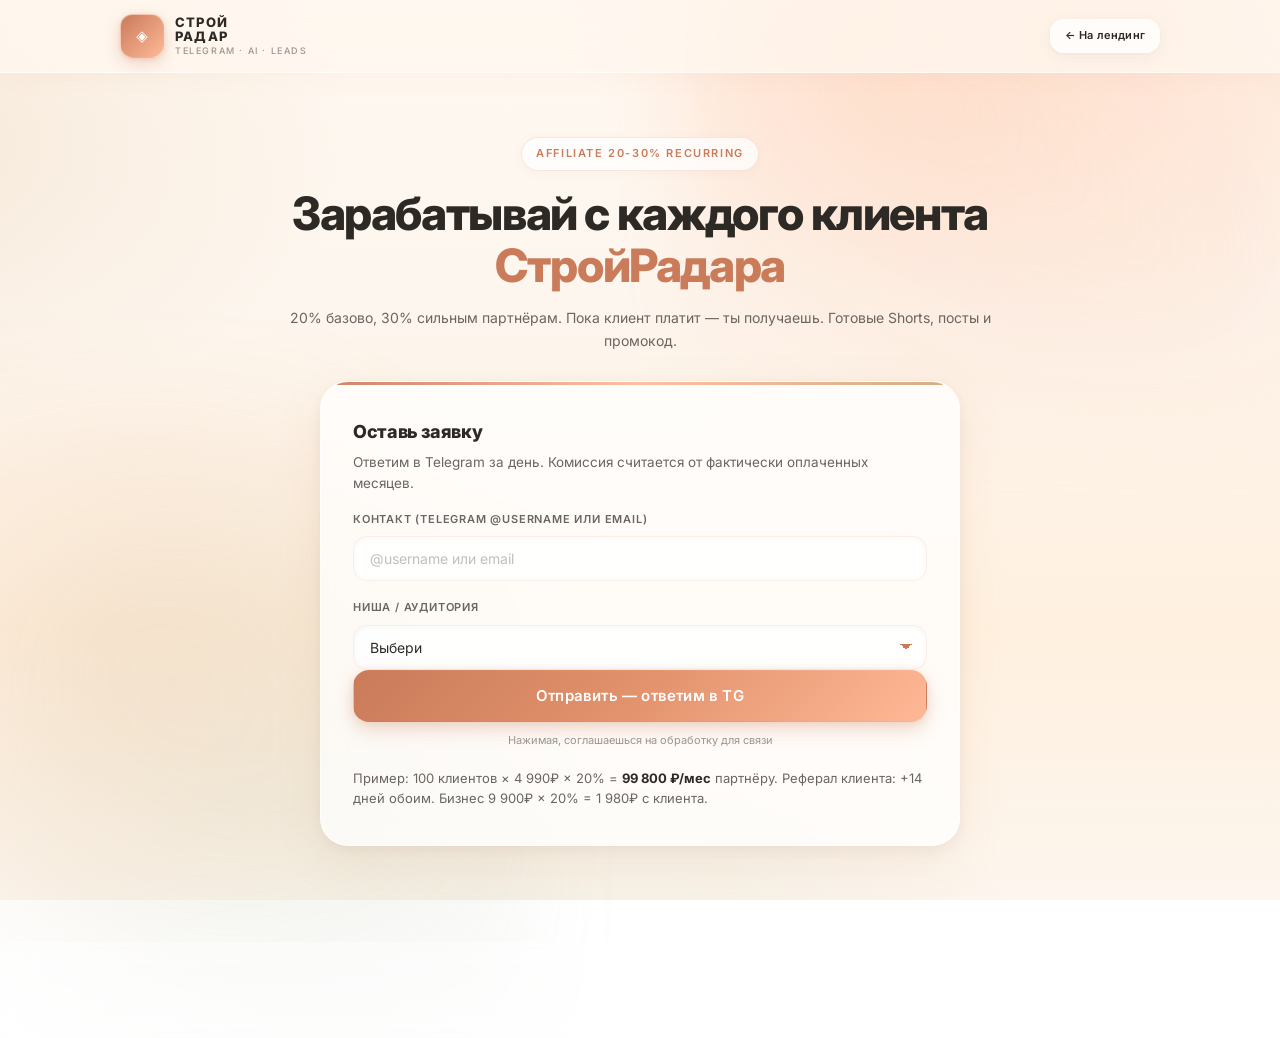
<file: affiliate.html>
<!DOCTYPE html>
<html lang="ru">
<head>
<meta charset="UTF-8">
<meta name="viewport" content="width=device-width, initial-scale=1.0">
<title>Партнёрка СтройРадар — 20-30% с каждой оплаты</title>
<meta name="description" content="СтройРадар партнёрка: 20-30% recurring с каждой оплаты. Готовые креативы, промокод, дашборд.">
<link href="https://fonts.googleapis.com/css2?family=Inter:wght@400;500;600;700;800&display=swap" rel="stylesheet">
<link rel="stylesheet" href="styles.css">
</head>
<body>
<header class="site-header"><div class="header-inner">
  <a href="/podryad/" class="brand" style="text-decoration:none"><div class="brand-mark">◈</div><div class="brand-name">СТРОЙ<br>РАДАР<small>TELEGRAM · AI · LEADS</small></div></a>
  <a href="/podryad/" class="btn btn-ghost" style="padding:9px 14px;font-size:11px">← На лендинг</a>
</div></header>
<main class="section"><div class="wrap" style="max-width:780px">
  <div style="text-align:center;margin-bottom:28px">
    <div class="kicker">Affiliate 20-30% recurring</div>
    <h1>Зарабатывай с каждого клиента<br><span style="color:var(--terracotta)">СтройРадара</span></h1>
    <p style="margin-top:14px;color:var(--muted);font-size:14px">20% базово, 30% сильным партнёрам. Пока клиент платит — ты получаешь. Готовые Shorts, посты и промокод.</p>
  </div>
  <div class="scanner-card">
    <div class="scan-title">Оставь заявку</div>
    <div class="scan-sub">Ответим в Telegram за день. Комиссия считается от фактически оплаченных месяцев.</div>
    <form id="affForm">
      <div class="field"><label>Контакт (Telegram @username или email)</label><input id="affContact" type="text" placeholder="@username или email" required></div>
      <div class="field"><label>Ниша / аудитория</label><select id="affNiche"><option value="" disabled selected>Выбери</option><option>Строй-блогер</option><option>Школа ремонта</option><option>Сервис для подрядчиков</option><option>Другое</option></select></div>
      <button type="submit" class="btn btn-primary btn-lg btn-block">Отправить — ответим в TG</button>
      <div style="margin-top:10px;font-size:11px;color:var(--muted2);text-align:center">Нажимая, соглашаешься на обработку для связи</div>
    </form>
    <div style="margin-top:18px;font-size:13px;color:var(--muted);line-height:1.6">
      Пример: 100 клиентов × 4 990₽ × 20% = <b style="color:var(--text)">99 800 ₽/мес</b> партнёру. Реферал клиента: +14 дней обоим. Бизнес 9 900₽ × 20% = 1 980₽ с клиента.
    </div>
  </div>
</div></main>
<footer class="site-footer"><div class="wrap"><div style="font-size:12px;color:var(--muted2)">СтройРадар · Партнёрка · Выплаты по договору с ИП · Порог 3000₽</div></div></footer>
<script>
document.getElementById('affForm').addEventListener('submit', function(e){
  e.preventDefault();
  var c=document.getElementById('affContact').value.trim();
  if(!c){ alert('Укажи контакт'); return; }
  // пока без бэкенда — сохраняем в localStorage и показываем спасибо
  try{ localStorage.setItem('aff_contact', c); }catch(_){}
  e.target.innerHTML='<div style="text-align:center;padding:18px;color:var(--sage-dark);font-weight:700">Спасибо! Напишем в TG за день ✓</div>';
});
</script>
</body>
</html>
</file>
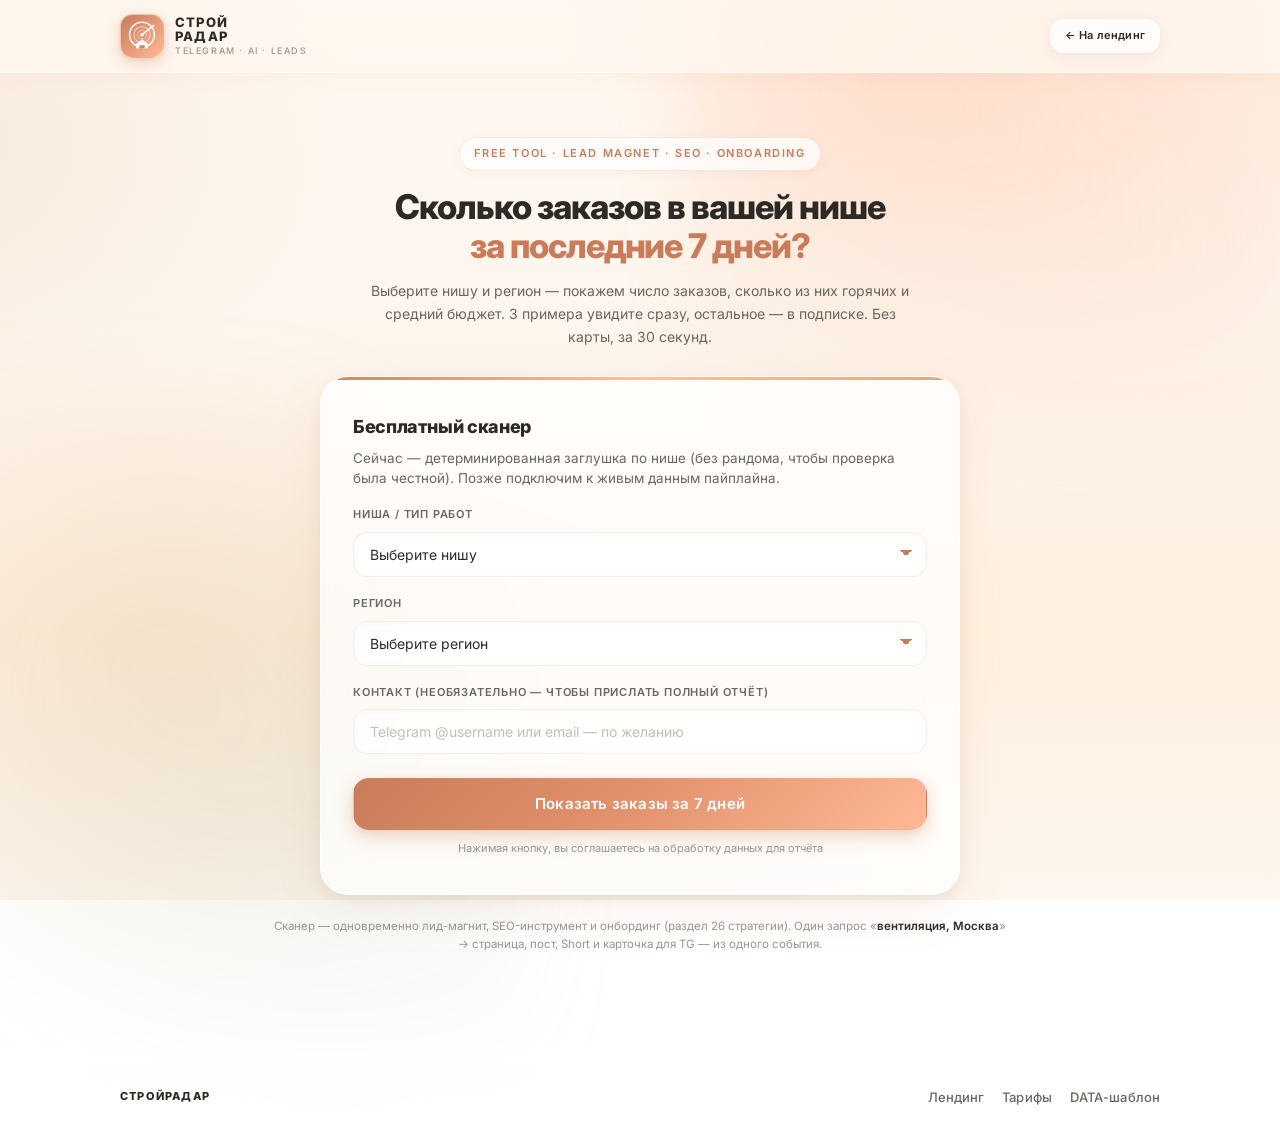
<file: scanner.html>
<!DOCTYPE html>
<html lang="ru">
<head>
<meta charset="UTF-8">
<meta name="viewport" content="width=device-width, initial-scale=1.0">
<title>Free-сканер заказов — сколько заказов в вашей нише за 7 дней | СтройРадар</title>
<meta name="description" content="Бесплатный сканер: выберите нишу и регион — покажем сколько заказов на ремонт/стройку было за 7 дней, сколько горячих и средний бюджет. 3 примера сразу.">
<link rel="preconnect" href="https://fonts.googleapis.com">
<link rel="preconnect" href="https://fonts.gstatic.com" crossorigin>
<link href="https://fonts.googleapis.com/css2?family=Inter:wght@400;500;600;700;800&display=swap" rel="stylesheet">
<link rel="stylesheet" href="styles.css">
</head>
<body>

<header class="site-header">
  <div class="header-inner">
    <a href="/podryad/" class="brand" style="text-decoration:none">
      <div class="brand-mark" aria-hidden="true">
        <svg viewBox="0 0 32 32" fill="none" xmlns="http://www.w3.org/2000/svg" aria-hidden="true">
          <circle cx="16" cy="14.8" r="11" stroke="white" stroke-width="1.35" opacity="0.95"/>
          <circle cx="16" cy="14.8" r="7.2" stroke="white" stroke-width="1.15" opacity="0.52"/>
          <circle cx="16" cy="14.8" r="3.9" stroke="white" stroke-width="1.15" opacity="0.28"/>
          <circle cx="16" cy="14.8" r="1.5" fill="white"/>
          <path d="M16 14.8 L26.6 6.6" stroke="white" stroke-width="1.45" stroke-linecap="round" opacity="0.9"/>
          <path d="M16 19.2 L10.8 23.2 V27.2 H21.2 V23.2 Z" fill="white"/>
          <path d="M16 19.2 L10.8 23.2 H21.2 Z" fill="white"/>
          <rect x="13.6" y="24.2" width="4.8" height="3" rx="0.6" fill="#C97B5A" opacity="0.92"/>
        </svg>
      </div>
      <div class="brand-name">СТРОЙ<br>РАДАР<small>TELEGRAM · AI · LEADS</small></div>
    </a>
    <a href="/podryad/" class="btn btn-ghost" style="padding:9px 14px; font-size:11px">← На лендинг</a>
  </div>
</header>

<main class="section">
  <div class="wrap" style="max-width:780px">
    <div style="text-align:center; margin-bottom:28px">
      <div class="kicker">Free Tool · Lead magnet · SEO · Onboarding</div>
      <h1 style="font-size:clamp(22px, 5vw, 34px)">Сколько заказов в вашей нише<br><span class="accent-cyan">за последние 7 дней?</span></h1>
      <p style="margin-top:14px; font-size:14px; color:var(--muted); max-width:560px; margin-left:auto; margin-right:auto">
        Выберите нишу и регион — покажем число заказов, сколько из них горячих и средний бюджет. 3 примера увидите сразу, остальное — в подписке.
        Без карты, за 30 секунд.
      </p>
    </div>

    <div class="scanner-card">
      <div class="scan-title">Бесплатный сканер</div>
      <div class="scan-sub">Сейчас — детерминированная заглушка по нише (без рандома, чтобы проверка была честной). Позже подключим к живым данным пайплайна.</div>

      <form id="scanForm" novalidate>
        <div class="field">
          <label for="niche">Ниша / тип работ</label>
          <select id="niche" required>
            <option value="" disabled selected>Выберите нишу</option>
            <option value="repair_flat">Ремонт квартир под ключ</option>
            <option value="build_house">Строительство домов</option>
            <option value="roof">Кровля</option>
            <option value="foundation">Фундамент</option>
            <option value="electric">Электрика</option>
            <option value="ventilation">Вентиляция / ОВиК</option>
            <option value="commercial">Коммерческий ремонт</option>
          </select>
        </div>

        <div class="field">
          <label for="region">Регион</label>
          <select id="region" required>
            <option value="" disabled selected>Выберите регион</option>
            <option value="msk">Москва</option>
            <option value="spb">Санкт-Петербург</option>
            <option value="mo">Московская область</option>
            <option value="lo">Ленинградская область</option>
          </select>
        </div>

        <div class="field">
          <label for="contact">Контакт (необязательно — чтобы прислать полный отчёт)</label>
          <input id="contact" type="text" inputmode="email" placeholder="Telegram @username или email — по желанию">
        </div>

        <button id="scanBtn" type="submit" class="btn btn-primary btn-lg btn-block scan-btn">Показать заказы за 7 дней</button>
        <div style="margin-top:10px; font-size:11px; color:var(--muted2); text-align:center">Нажимая кнопку, вы соглашаетесь на обработку данных для отчёта</div>

        <div id="scanProgress" class="scan-progress"><span class="scan-spinner"></span><span>Сканируем чаты Telegram…</span></div>
      </form>

      <!-- результат -->
      <div id="scanResult" class="scan-result" aria-live="polite">
        <div class="result-head">✓ Найдено — покажем что получилось бы с живыми данными</div>
        <div class="result-grid">
          <div class="result-cell">
            <div class="v" id="rTotal">—</div>
            <div class="k">заказов за 7 дней</div>
          </div>
          <div class="result-cell hot">
            <div class="v" id="rHot">—</div>
            <div class="k">из них горячих (скоринг ≥ 75)</div>
          </div>
          <div class="result-cell budget">
            <div class="v" id="rBudget">—</div>
            <div class="k">средний бюджет</div>
          </div>
        </div>

        <div class="result-breakdown" id="rBreakdown"></div>

        <div class="result-examples">
          <div class="t">Примеры заказов (демо — формат как с живых данных):</div>
          <ul id="rExamples"></ul>
        </div>

        <div class="result-demo-note">
          Сейчас это <b>детерминированная заглушка</b> — фиксированные правдоподобные значения по каждой нише (без Math.random).
          После подключения пайплайна здесь будут живые цифры: нормализованные сообщения → AI-фильтр → скоринг.
          UTM-метки и параметры формы уже отправляются заготовкой <code>fetch /api/scan</code>.
        </div>

        <div class="result-actions">
          <a href="index.html#plans" class="btn btn-primary btn-lg" data-cta="scanner-result-primary">Получать всё в реальном времени — от 2 990₽</a>
          <a href="/podryad/" class="btn btn-ghost" data-cta="scanner-result-ghost">Посмотреть тарифы</a>
        </div>

        <div class="result-params" id="rParams"></div>
      </div>
    </div>

    <div style="margin-top:22px; text-align:center; font-size:11.5px; color:var(--muted2)">
      Сканер — одновременно лид-магнит, SEO-инструмент и онбординг (раздел 26 стратегии).
      Один запрос «<span style="color:var(--text); font-weight:600">вентиляция, Москва</span>» → страница, пост, Short и карточка для TG — из одного события.
    </div>
  </div>
</main>

<footer class="site-footer">
  <div class="wrap">
    <div class="footer-inner">
      <div style="font-family:'Inter',sans-serif; font-weight:800; font-size:11px; letter-spacing:1.2px; color:var(--text)">СТРОЙРАДАР</div>
      <div class="footer-links">
        <a href="/podryad/">Лендинг</a>
        <a href="index.html#plans">Тарифы</a>
        <a href="data-seo-template.html">DATA-шаблон</a>
      </div>
    </div>
  </div>
</footer>

<script src="scanner.js"></script>
</body>
</html>
</file>
<file: styles.css>
/* ============================================================
   СТРОЙРАДАР — светлый Apple-стиль (glassmorphism, пастель)
   Палитра: крем #FFF8F0, beige #F5E6D3, терракота #C97B5A,
            карамель #D4A574, sage #9CAF88, персик #FFB896
   Шрифт: Inter / system-ui. Скругления 14-32px. Mobile-first.
   ============================================================ */

:root{
  --cream:#FFF8F0;
  --cream2:#FDF6EE;
  --cream3:#FFF4E6;
  --beige:#F5E6D3;
  --beige2:#EDE0CC;
  --beige3:#F0DDC2;
  --terracotta:#C97B5A;
  --terracotta-dark:#B56947;
  --terracotta-light:#D9947A;
  --caramel:#D4A574;
  --caramel-dark:#C19660;
  --peach:#FFB896;
  --peach-light:#FFD6C0;
  --peach-soft:#FFE8D6;
  --sage:#9CAF88;
  --sage-light:#B8C9AD;
  --sage-soft:#E2EBDD;
  --sage-dark:#7A9A6B;
  --text:#2D2A26;
  --muted:#6B6560;
  --muted2:#9A9590;
  --muted3:#C4BEB8;
  --line:rgba(201,123,90,0.10);
  --line-strong:rgba(201,123,90,0.16);
  --panel:rgba(255,255,255,0.70);
  --panel-solid:#FFFFFF;
  --panel-strong:rgba(255,255,255,0.85);
  --border:rgba(255,255,255,0.55);
  --border2:rgba(201,123,90,0.10);
  --shadow-soft:0 8px 32px rgba(201,123,90,0.08), 0 2px 8px rgba(45,42,38,0.04);
  --shadow-card:0 12px 40px rgba(201,123,90,0.10), 0 4px 16px rgba(45,42,38,0.05);
  --shadow-card-hover:0 20px 50px rgba(201,123,90,0.14), 0 8px 20px rgba(45,42,38,0.06);
  --shadow-btn:0 8px 20px rgba(201,123,90,0.26), 0 2px 8px rgba(201,123,90,0.14);
  --shadow-btn-hover:0 12px 28px rgba(201,123,90,0.32), 0 4px 12px rgba(201,123,90,0.18);
  --radius-sm:14px;
  --radius:16px;
  --radius-md:20px;
  --radius-lg:24px;
  --radius-xl:28px;
  --radius-2xl:32px;
  /* legacy алиасы — чтобы старые inline var(--cyan) не ломались */
  --bg:var(--cream);
  --bg2:var(--cream2);
  --bg3:var(--beige);
  --grid:transparent;
  --panel-solid-legacy:#fff;
  --cyan:var(--terracotta);
  --cyan2:var(--caramel);
  --mag:var(--terracotta);
  --mag2:var(--peach);
  --green:var(--sage);
  --amber:var(--caramel);
  --gold:var(--caramel);
  --red:var(--terracotta);
}

*{box-sizing:border-box;margin:0;padding:0}
html{scroll-behavior:smooth}
body{
  color:var(--text);
  font-family:'Inter', system-ui, -apple-system, BlinkMacSystemFont, 'Segoe UI', Roboto, 'Helvetica Neue', Arial, sans-serif;
  font-size:15px;
  line-height:1.6;
  overflow-x:hidden;
  min-height:100vh;
  position:relative;
  background:
    radial-gradient(900px 600px at 85% -5%, rgba(255,184,150,0.22) 0%, transparent 60%),
    radial-gradient(800px 500px at -10% 15%, rgba(212,165,116,0.18) 0%, transparent 60%),
    radial-gradient(700px 500px at 50% 115%, rgba(156,175,136,0.13) 0%, transparent 60%),
    linear-gradient(180deg, #FFF8F0 0%, #FDF6EE 35%, #FFF0DF 70%, #FDF6EE 100%);
  background-attachment:fixed;
  -webkit-font-smoothing:antialiased;
  -moz-osx-font-smoothing:grayscale;
}
/* декоративные размытые blobs */
body::before{
  content:"";
  position:fixed;
  width:720px; height:520px;
  right:-120px; top:-80px;
  background:radial-gradient(ellipse at 30% 30%, rgba(255,184,150,0.32) 0%, rgba(255,184,150,0.10) 45%, transparent 70%),
             radial-gradient(ellipse at 70% 70%, rgba(255,214,192,0.22) 0%, transparent 65%);
  filter:blur(36px);
  opacity:0.95;
  pointer-events:none;
  z-index:0;
}
body::after{
  content:"";
  position:fixed;
  width:680px; height:680px;
  left:-140px; bottom:-160px;
  background:radial-gradient(ellipse at 40% 40%, rgba(212,165,116,0.16) 0%, transparent 62%),
             radial-gradient(ellipse at 70% 60%, rgba(156,175,136,0.13) 0%, transparent 62%);
  filter:blur(42px);
  pointer-events:none;
  z-index:0;
}
main, header, footer{position:relative; z-index:1}

h1,h2,h3{font-family:'Inter', system-ui, sans-serif; line-height:1.15; color:var(--text); letter-spacing:-0.025em}
h1{font-size:clamp(28px, 6vw, 46px); font-weight:800; letter-spacing:-0.03em}
h2{font-size:clamp(22px, 4.5vw, 32px); font-weight:800; letter-spacing:-0.025em}
h3{font-size:17px; font-weight:700; letter-spacing:-0.015em}
p{color:var(--muted); line-height:1.65}
a{color:var(--terracotta); text-decoration:none; transition:color .2s}
a:hover{color:var(--terracotta-dark)}
img{max-width:100%; display:block}

.wrap{max-width:1080px; margin:0 auto; padding:0 20px}
.section{padding:64px 0}
.section-head{max-width:720px; margin:0 auto 36px; text-align:center}
.section-head p{margin-top:12px; color:var(--muted); font-size:15px; line-height:1.65}
.kicker{
  display:inline-flex; align-items:center; gap:6px;
  font-size:11px; font-weight:600; letter-spacing:1.6px; text-transform:uppercase;
  color:var(--terracotta); border:1px solid rgba(201,123,90,0.16);
  background:rgba(255,255,255,0.72); backdrop-filter:blur(14px);
  padding:7px 14px; border-radius:100px; margin-bottom:16px;
  box-shadow:0 2px 10px rgba(201,123,90,0.06);
}
.accent-cyan{color:var(--terracotta)}
.accent-green{color:var(--sage-dark)}
.accent-gold{color:var(--caramel-dark)}
.text-glow{text-shadow:none}

/* ---------- Кнопки ---------- */
.btn{
  display:inline-flex; align-items:center; justify-content:center; gap:8px;
  font-family:'Inter', system-ui, sans-serif; font-weight:600; font-size:14px; letter-spacing:0.2px;
  padding:14px 24px; border-radius:14px;
  border:1px solid transparent; cursor:pointer; transition:all .28s cubic-bezier(0.25,0.46,0.45,0.94); text-align:center;
  line-height:1.2; white-space:nowrap;
}
.btn:hover{text-decoration:none; transform:translateY(-2px)}
.btn:active{transform:translateY(0px); transition-duration:.12s}
.btn-primary{
  background:linear-gradient(135deg, #C97B5A 0%, #E0906A 45%, #FFB896 100%);
  color:#fff; border-color:transparent;
  box-shadow:var(--shadow-btn);
}
.btn-primary:hover{box-shadow:var(--shadow-btn-hover); filter:brightness(1.02); color:#fff}
.btn-ghost{
  background:rgba(255,255,255,0.72); backdrop-filter:blur(20px);
  color:var(--text); border-color:rgba(255,255,255,0.65);
  box-shadow:0 4px 16px rgba(45,42,38,0.05), 0 1px 4px rgba(45,42,38,0.04);
}
.btn-ghost:hover{border-color:rgba(201,123,90,0.22); color:var(--terracotta-dark); box-shadow:0 8px 24px rgba(201,123,90,0.10); background:rgba(255,255,255,0.88)}
.btn-green{
  background:linear-gradient(135deg, #9CAF88 0%, #A8BE98 55%, #C5D9B8 100%);
  color:#1e2b18; box-shadow:0 8px 20px rgba(156,175,136,0.28);
}
.btn-green:hover{box-shadow:0 12px 28px rgba(156,175,136,0.36); filter:brightness(1.03)}
.btn-block{width:100%}
.btn-lg{padding:16px 28px; font-size:15px; border-radius:16px}

/* ---------- Хедер ---------- */
.site-header{
  position:sticky; top:0; z-index:20;
  backdrop-filter:blur(20px) saturate(1.2);
  -webkit-backdrop-filter:blur(20px) saturate(1.2);
  background:rgba(255,248,240,0.78);
  border-bottom:1px solid rgba(255,255,255,0.55);
  box-shadow:0 1px 24px rgba(201,123,90,0.07);
}
.header-inner{
  max-width:1080px; margin:0 auto; padding:14px 20px;
  display:flex; align-items:center; justify-content:space-between; gap:14px;
}
.brand{display:flex; align-items:center; gap:11px}
.brand-mark{
  width:44px; height:44px; flex:0 0 44px;
  border-radius:13px;
  background:linear-gradient(135deg, #C97B5A 0%, #FFB896 100%);
  display:grid; place-items:center;
  color:#fff;
  box-shadow:0 5px 16px rgba(201,123,90,0.30), 0 1px 4px rgba(201,123,90,0.18);
  border:1px solid rgba(255,255,255,0.35);
}
.brand-mark svg{width:36px;height:36px;display:block}
.brand-name{font-family:'Inter',sans-serif; font-weight:800; font-size:13px; letter-spacing:1.2px; color:var(--text); line-height:1.05}
.brand-name small{display:block; font-family:'Inter',sans-serif; font-weight:500; font-size:9px; letter-spacing:1.6px; color:var(--muted2); text-transform:uppercase; margin-top:3px}
.site-nav{display:none; gap:22px; align-items:center}
.site-nav a{font-size:13px; font-weight:500; letter-spacing:0.2px; color:var(--muted)}
.site-nav a:hover{color:var(--terracotta); text-decoration:none}
.header-cta{font-size:13px; padding:10px 18px; border-radius:100px}

/* ---------- Hero ---------- */
.hero{padding:56px 0 48px; text-align:center}
.hero h1{max-width:760px; margin:0 auto}
.hero h1 .text-glow{color:var(--text)}
.hero-sub{max-width:640px; margin:18px auto 0; font-size:16px; color:var(--muted); line-height:1.65}
.hero-actions{display:flex; flex-direction:column; gap:12px; margin-top:28px; align-items:center}
.hero-note{margin-top:16px; font-size:13px; color:var(--muted2); letter-spacing:0.2px}

/* полоска метрик */
.stats-strip{
  display:grid; grid-template-columns:repeat(2, 1fr); gap:12px;
  max-width:860px; margin:44px auto 0;
}
.stat-cell{
  border:1px solid rgba(255,255,255,0.60); background:rgba(255,255,255,0.68);
  backdrop-filter:blur(20px); -webkit-backdrop-filter:blur(20px);
  padding:20px 14px; border-radius:20px; position:relative; overflow:hidden;
  box-shadow:var(--shadow-soft); text-align:center;
  transition:transform .25s, box-shadow .25s;
}
.stat-cell:hover{transform:translateY(-2px); box-shadow:var(--shadow-card)}
.stat-cell .num{font-family:'Inter',sans-serif; font-weight:800; font-size:24px; color:var(--text); letter-spacing:-0.03em}
.stat-cell .lbl{font-size:12px; color:var(--muted); letter-spacing:0.2px; margin-top:6px; line-height:1.4}

/* ---------- Карточки-сетки ---------- */
.cards{display:grid; grid-template-columns:1fr; gap:16px}
.card{
  border:1px solid rgba(255,255,255,0.60); background:rgba(255,255,255,0.68);
  backdrop-filter:blur(20px); -webkit-backdrop-filter:blur(20px);
  border-radius:20px; padding:24px 22px; position:relative;
  box-shadow:var(--shadow-soft);
  transition:transform .28s cubic-bezier(0.25,0.46,0.45,0.94), box-shadow .28s;
}
.card:hover{transform:translateY(-3px); box-shadow:var(--shadow-card-hover)}
.card .icon{
  width:56px; height:56px; display:grid; place-items:center;
  border:1px solid rgba(255,255,255,0.7); background:rgba(255,255,255,0.85);
  border-radius:16px; margin-bottom:16px;
  box-shadow:0 2px 10px rgba(45,42,38,0.05);
}
.card .icon svg{width:38px;height:38px;display:block}
.card h3{margin-bottom:8px; color:var(--text)}
.card p{font-size:14px; color:var(--muted); line-height:1.6}
.card--cyan .icon{color:var(--terracotta); background:linear-gradient(135deg, rgba(201,123,90,0.14), rgba(255,184,150,0.18)); border-color:rgba(201,123,90,0.16)}
.card--green .icon{color:var(--sage-dark); background:linear-gradient(135deg, rgba(156,175,136,0.18), rgba(184,201,173,0.22)); border-color:rgba(156,175,136,0.18)}
.card--amber .icon{color:var(--caramel-dark); background:linear-gradient(135deg, rgba(212,165,116,0.16), rgba(255,214,192,0.20)); border-color:rgba(212,165,116,0.18)}
.card--mag .icon{color:#C87B9A; background:linear-gradient(135deg, rgba(200,123,154,0.13), rgba(255,184,150,0.14)); border-color:rgba(200,123,154,0.16)}
.card--red .icon{color:var(--terracotta); background:linear-gradient(135deg, rgba(201,123,90,0.14), rgba(255,184,150,0.16)); border-color:rgba(201,123,90,0.16)}

/* ---------- Шаги ---------- */
.steps{counter-reset:step; display:flex; flex-direction:column; gap:16px; max-width:740px; margin:0 auto}
.step{display:flex; gap:16px; align-items:flex-start}
.step-num{
  flex:0 0 52px; height:52px; display:grid; place-items:center;
  font-family:'Inter',sans-serif; font-weight:800; font-size:17px; color:#fff;
  background:linear-gradient(135deg, #C97B5A 0%, #FFB896 100%);
  border-radius:50%; flex-shrink:0;
  box-shadow:0 6px 18px rgba(201,123,90,0.28), 0 2px 6px rgba(201,123,90,0.16);
  border:1px solid rgba(255,255,255,0.28);
}
.step-body{
  flex:1; border:1px solid rgba(255,255,255,0.60); background:rgba(255,255,255,0.68);
  backdrop-filter:blur(20px); -webkit-backdrop-filter:blur(20px);
  border-radius:20px; padding:20px 20px;
  box-shadow:var(--shadow-soft);
}
.step-body h3{margin-bottom:6px; color:var(--text)}
.step-body p{font-size:14px; color:var(--muted); line-height:1.6}

/* ---------- Соцдоказательство ---------- */
.quote{font-size:15px; color:var(--text); font-style:italic; line-height:1.6}
.quote-author{margin-top:16px; display:flex; align-items:center; gap:12px}
.quote-avatar{
  width:40px; height:40px; border-radius:50%; display:grid; place-items:center;
  background:linear-gradient(135deg, #F5E6D3, #FFE8D6); border:1px solid rgba(201,123,90,0.14); color:var(--terracotta);
  font-family:'Inter',sans-serif; font-size:13px; font-weight:700;
  box-shadow:0 2px 8px rgba(201,123,90,0.10);
}
.quote-author .who{font-size:13px; color:var(--text); font-style:normal; font-weight:600}
.quote-author .who small{display:block; color:var(--muted2); font-size:11px; font-weight:400; margin-top:2px}
.placeholder-tag{
  display:inline-flex; font-size:10px; letter-spacing:1.2px; text-transform:uppercase; font-weight:500;
  color:var(--muted2); border:1px dashed rgba(201,123,90,0.18); background:rgba(255,255,255,0.55);
  padding:5px 10px; border-radius:100px; margin-top:12px;
}

/* ---------- Тарифы ---------- */
.plans{display:grid; grid-template-columns:1fr; gap:16px; align-items:stretch}
.plan{
  border:1px solid rgba(255,255,255,0.60); background:rgba(255,255,255,0.68);
  backdrop-filter:blur(20px); -webkit-backdrop-filter:blur(20px);
  border-radius:24px; padding:28px 24px; display:flex; flex-direction:column; position:relative;
  box-shadow:var(--shadow-soft); transition:transform .28s, box-shadow .28s;
}
.plan:hover{transform:translateY(-4px); box-shadow:var(--shadow-card-hover)}
.plan-name{font-family:'Inter',sans-serif; font-weight:800; font-size:14px; letter-spacing:1.2px; color:var(--text); text-transform:uppercase}
.plan-desc{font-size:13px; color:var(--muted); margin-top:6px; min-height:36px; line-height:1.5}
.plan-price{font-family:'Inter',sans-serif; font-weight:800; font-size:32px; color:var(--text); margin-top:16px; letter-spacing:-0.03em}
.plan-price small{font-family:'Inter',sans-serif; font-weight:500; font-size:13px; color:var(--muted2)}
.plan ul{list-style:none; margin:20px 0 24px; display:flex; flex-direction:column; gap:10px; flex:1}
.plan li{font-size:13.5px; color:var(--muted); padding-left:22px; position:relative; line-height:1.5}
.plan li::before{content:"✓"; position:absolute; left:0; top:0; width:16px; height:16px; display:grid; place-items:center; font-size:10px; font-weight:700; color:#fff; background:var(--sage); border-radius:50%; margin-top:1px}
.plan li.off{color:var(--muted3)}
.plan li.off::before{content:"—"; color:var(--muted3); background:rgba(196,190,184,0.35); font-size:10px}
.plan--hot{
  border-color:rgba(201,123,90,0.20);
  background:rgba(255,255,255,0.78);
  box-shadow:0 16px 48px rgba(201,123,90,0.14), 0 6px 20px rgba(201,123,90,0.08);
  transform:translateY(-2px);
}
.plan--hot:hover{transform:translateY(-6px); box-shadow:0 22px 56px rgba(201,123,90,0.18), 0 8px 24px rgba(201,123,90,0.10)}
.plan-badge{
  position:absolute; top:-12px; left:50%; transform:translateX(-50%);
  font-family:'Inter',sans-serif; font-size:11px; font-weight:700; letter-spacing:0.6px; text-transform:none;
  background:linear-gradient(135deg, #C97B5A 0%, #FFB896 100%); color:#fff;
  padding:6px 14px; border-radius:100px; white-space:nowrap;
  box-shadow:0 4px 14px rgba(201,123,90,0.32);
  border:1px solid rgba(255,255,255,0.28);
}
.plans-note{margin-top:20px; text-align:center; font-size:12.5px; color:var(--muted2); line-height:1.5}

/* ---------- FAQ ---------- */
.faq{max-width:760px; margin:0 auto}
.faq details{
  border:1px solid rgba(255,255,255,0.60); background:rgba(255,255,255,0.68);
  backdrop-filter:blur(20px); -webkit-backdrop-filter:blur(20px);
  border-radius:16px; margin-bottom:12px; overflow:hidden;
  box-shadow:var(--shadow-soft); transition:box-shadow .2s;
}
.faq details:hover{box-shadow:var(--shadow-card)}
.faq summary{
  cursor:pointer; padding:18px 20px; font-weight:600; font-size:14.5px; color:var(--text);
  list-style:none; position:relative; padding-right:48px; user-select:none;
}
.faq summary::-webkit-details-marker{display:none}
.faq summary::after{
  content:"+"; position:absolute; right:16px; top:50%; transform:translateY(-50%);
  width:28px; height:28px; display:grid; place-items:center;
  background:rgba(201,123,90,0.10); color:var(--terracotta); font-size:16px; font-weight:500;
  border-radius:50%; transition:all .25s cubic-bezier(0.25,0.46,0.45,0.94); line-height:1;
}
.faq details[open] summary::after{transform:translateY(-50%) rotate(45deg); background:var(--terracotta); color:#fff}
.faq details[open] summary{border-bottom:1px solid rgba(201,123,90,0.08)}
.faq .answer{padding:16px 20px 20px; font-size:14px; color:var(--muted); line-height:1.65}

/* ---------- CTA-баннер ---------- */
.cta-banner{
  border:1px solid rgba(255,255,255,0.65);
  background:rgba(255,255,255,0.72); backdrop-filter:blur(20px); -webkit-backdrop-filter:blur(20px);
  border-radius:32px; padding:44px 28px; text-align:center;
  box-shadow:var(--shadow-card); position:relative; overflow:hidden;
}
.cta-banner::before{
  content:""; position:absolute; inset:0;
  background:radial-gradient(600px 300px at 50% 0%, rgba(255,184,150,0.14), transparent 70%);
  pointer-events:none;
}
.cta-banner > *{position:relative}
.cta-banner h2{max-width:640px; margin:0 auto; color:var(--text)}
.cta-banner p{margin:14px auto 26px; max-width:560px; color:var(--muted); font-size:15px}

/* ---------- Футер ---------- */
.site-footer{
  border-top:1px solid rgba(255,255,255,0.55);
  background:rgba(255,255,255,0.42); backdrop-filter:blur(16px); -webkit-backdrop-filter:blur(16px);
  padding:36px 0 40px; margin-top:32px;
}
.footer-inner{display:flex; flex-direction:column; gap:18px; align-items:flex-start}
.footer-links{display:flex; flex-wrap:wrap; gap:18px}
.footer-links a{font-size:13px; color:var(--muted); font-weight:500; letter-spacing:0.1px}
.footer-links a:hover{color:var(--terracotta)}
.footer-copy{font-size:12px; color:var(--muted2)}
.footer-copy a{color:var(--muted); text-decoration:underline; text-underline-offset:3px; text-decoration-color:rgba(201,123,90,0.22)}
.footer-disclaimer{font-size:11.5px; color:var(--muted2); max-width:640px; line-height:1.6}

/* ============================================================
   СКАНЕР — форма и результат
   ============================================================ */
.scanner-card{
  max-width:640px; margin:0 auto; border:1px solid rgba(255,255,255,0.65);
  background:rgba(255,255,255,0.76); backdrop-filter:blur(22px); -webkit-backdrop-filter:blur(22px);
  border-radius:28px; padding:28px 22px; position:relative; overflow:hidden;
  box-shadow:0 16px 48px rgba(201,123,90,0.10), 0 4px 16px rgba(45,42,38,0.06);
}
.scanner-card::before{
  content:""; position:absolute; top:0; left:16px; right:16px; height:3px;
  background:linear-gradient(90deg, #C97B5A, #FFB896, #D4A574); opacity:0.9; border-radius:100px;
}
.scan-title{font-family:'Inter',sans-serif; font-weight:800; font-size:18px; letter-spacing:-0.02em; color:var(--text)}
.scan-sub{font-size:13.5px; color:var(--muted); margin-top:6px; line-height:1.5}
.field{margin-top:18px}
.field label{
  display:block; font-size:11px; font-weight:600; letter-spacing:0.8px; text-transform:uppercase;
  color:var(--muted); margin-bottom:8px;
}
.field select, .field input{
  width:100%; padding:13px 16px; border-radius:14px;
  background:rgba(255,255,255,0.84); border:1px solid rgba(201,123,90,0.12); color:var(--text);
  font-family:'Inter', system-ui, sans-serif; font-size:14px; outline:none;
  -webkit-appearance:none; appearance:none;
  box-shadow:0 1px 6px rgba(45,42,38,0.04) inset;
  transition:border-color .2s, box-shadow .2s, background .2s;
}
.field select{
  background-image:
    linear-gradient(45deg, transparent 50%, var(--terracotta) 50%),
    linear-gradient(135deg, var(--terracotta) 50%, transparent 50%);
  background-position:calc(100% - 20px) calc(50% - 1px), calc(100% - 14px) calc(50% - 1px);
  background-size:6px 6px, 6px 6px;
  background-repeat:no-repeat;
  padding-right:40px;
}
.field select:focus, .field input:focus{
  border-color:rgba(201,123,90,0.32);
  box-shadow:0 0 0 4px rgba(201,123,90,0.11), 0 1px 6px rgba(45,42,38,0.04) inset;
  background:rgba(255,255,255,0.96);
}
.field select:hover, .field input:hover{border-color:rgba(201,123,90,0.20)}
.field input::placeholder{color:var(--muted3)}
.scan-btn{margin-top:24px; border-radius:16px}
.scan-progress{
  margin-top:18px; font-size:13px; color:var(--terracotta); letter-spacing:0.2px; font-weight:500;
  display:none; align-items:center; gap:10px;
}
.scan-progress.on{display:flex}
.scan-spinner{
  width:16px; height:16px; border:2px solid rgba(201,123,90,0.18); border-top-color:var(--terracotta);
  border-radius:50%; animation:spin 0.8s linear infinite; flex-shrink:0;
}
@keyframes spin{to{transform:rotate(360deg)}}

/* результат */
.scan-result{display:none; margin-top:24px}
.scan-result.on{display:block; animation:fadeUp .42s cubic-bezier(0.25,0.46,0.45,0.94)}
@keyframes fadeUp{from{opacity:0; transform:translateY(10px)} to{opacity:1; transform:translateY(0)}}
.result-head{
  font-size:11px; font-weight:700; letter-spacing:1.1px; text-transform:uppercase; color:var(--sage-dark);
  border:1px solid rgba(156,175,136,0.22); background:rgba(156,175,136,0.12);
  padding:8px 14px; border-radius:100px; display:inline-flex; align-items:center; gap:6px;
}
.result-grid{display:grid; grid-template-columns:1fr; gap:12px; margin-top:18px}
.result-cell{
  border:1px solid rgba(255,255,255,0.60); background:rgba(255,255,255,0.72);
  backdrop-filter:blur(16px); -webkit-backdrop-filter:blur(16px);
  border-radius:20px; padding:18px 14px; text-align:center;
  box-shadow:var(--shadow-soft);
}
.result-cell .v{font-family:'Inter',sans-serif; font-weight:800; font-size:26px; color:var(--text); letter-spacing:-0.03em}
.result-cell.hot .v{color:var(--terracotta)}
.result-cell.budget .v{color:var(--sage-dark)}
.result-cell .k{font-size:11.5px; color:var(--muted); margin-top:6px; letter-spacing:0.2px; line-height:1.4}
.result-breakdown{margin-top:16px; font-size:13px; color:var(--muted); display:flex; flex-wrap:wrap; gap:8px}
.result-breakdown span{border:1px solid rgba(255,255,255,0.6); background:rgba(255,255,255,0.72); backdrop-filter:blur(10px); padding:7px 12px; border-radius:100px; box-shadow:0 2px 8px rgba(45,42,38,0.04); font-size:12.5px}
.result-breakdown b{color:var(--text); font-weight:700}
.result-examples{margin-top:18px; border:1px dashed rgba(201,123,90,0.18); border-radius:20px; padding:16px; background:rgba(255,255,255,0.44); backdrop-filter:blur(10px)}
.result-examples .t{font-size:11px; font-weight:600; letter-spacing:1.1px; text-transform:uppercase; color:var(--muted); margin-bottom:10px}
.result-examples li{font-size:13.5px; color:var(--muted); margin-left:18px; margin-top:6px; line-height:1.5}
.result-demo-note{
  margin-top:16px; font-size:12px; color:var(--muted2); line-height:1.6;
  border-left:3px solid rgba(201,123,90,0.22); padding-left:12px; background:rgba(255,255,255,0.38); border-radius:0 12px 12px 0; padding-top:8px; padding-bottom:8px; padding-right:10px;
}
.result-demo-note b{color:var(--text)}
.result-demo-note code{color:var(--terracotta); background:rgba(201,123,90,0.08); padding:2px 6px; border-radius:6px; font-size:11px}
.result-actions{display:flex; flex-direction:column; gap:10px; margin-top:20px}
.result-params{margin-top:16px; font-size:11px; color:var(--muted2); line-height:1.5}

/* ============================================================
   DATA-шаблон — переопределения светлой темы
   ============================================================ */
.data-hero{padding:52px 0 36px}
.data-grid{display:grid; grid-template-columns:1fr; gap:12px; max-width:860px; margin:22px auto 0}
.data-cell{
  border:1px solid rgba(255,255,255,0.60); background:rgba(255,255,255,0.68); backdrop-filter:blur(20px); -webkit-backdrop-filter:blur(20px);
  border-radius:20px; padding:20px 16px; text-align:center; position:relative; overflow:hidden;
  box-shadow:var(--shadow-soft);
}
.data-cell .num{font-family:'Inter',sans-serif; font-weight:800; font-size:28px; color:var(--text); letter-spacing:-0.03em}
.data-cell .lbl{font-size:12px; color:var(--muted); margin-top:6px; letter-spacing:0.2px; line-height:1.4}
.data-examples{max-width:860px; margin:22px auto 0}
.data-examples li{font-size:13.5px; color:var(--muted); padding:12px 14px; border:1px solid rgba(255,255,255,0.60); background:rgba(255,255,255,0.68); backdrop-filter:blur(16px); border-radius:16px; margin-top:10px; list-style:none; margin-left:0; box-shadow:var(--shadow-soft)}
.data-examples ul{list-style:none; padding:0}
.meta-line{margin-top:16px; font-size:12px; color:var(--muted2); text-align:center}
.placeholder-banner{
  max-width:860px; margin:18px auto 0; border:1px dashed rgba(201,123,90,0.18); background:rgba(255,255,255,0.52); backdrop-filter:blur(12px);
  border-radius:16px; padding:16px 18px; font-size:12.5px; color:var(--muted2); line-height:1.6;
}
.placeholder-banner b{color:var(--text)}
.placeholder-banner code{color:var(--terracotta); background:rgba(201,123,90,0.08); padding:2px 6px; border-radius:6px; font-size:11px}
.placeholder-banner a{color:var(--terracotta); font-weight:600}
.slug{max-width:860px; margin:16px auto 0; display:flex; flex-wrap:wrap; gap:8px; justify-content:center}
.slug a{font-size:12px; font-weight:500; letter-spacing:0.2px; border:1px solid rgba(255,255,255,0.60); background:rgba(255,255,255,0.68); backdrop-filter:blur(12px); padding:7px 12px; border-radius:100px; color:var(--muted); box-shadow:0 2px 8px rgba(45,42,38,0.04)}
.slug a:hover{color:var(--terracotta); text-decoration:none; border-color:rgba(201,123,90,0.22); background:rgba(255,255,255,0.88)}

/* ============================================================
   АДАПТИВ
   ============================================================ */
@media(min-width:720px){
  .site-nav{display:flex}
  .hero{padding:72px 0 56px}
  .hero-actions{flex-direction:row; justify-content:center}
  .stats-strip{grid-template-columns:repeat(4, 1fr)}
  .cards{grid-template-columns:repeat(2, 1fr)}
  .plans{grid-template-columns:repeat(3, 1fr)}
  .plan-desc{min-height:44px}
  .result-grid{grid-template-columns:repeat(3, 1fr)}
  .result-actions{flex-direction:row}
  .result-actions .btn{flex:1}
  .footer-inner{flex-direction:row; justify-content:space-between; align-items:center}
  .data-grid{grid-template-columns:repeat(3, 1fr)}
  .cta-banner{padding:48px 36px}
  .scanner-card{padding:32px 28px}
}
@media(min-width:1024px){
  .cards--3{grid-template-columns:repeat(3, 1fr)}
  .scanner-card{padding:36px 32px}
}
@media(max-width:380px){
  .brand-name{font-size:11px}
  .header-cta{padding:9px 12px; font-size:12px}
  .wrap{padding:0 16px}
  .section{padding:48px 0}
}
</file>
